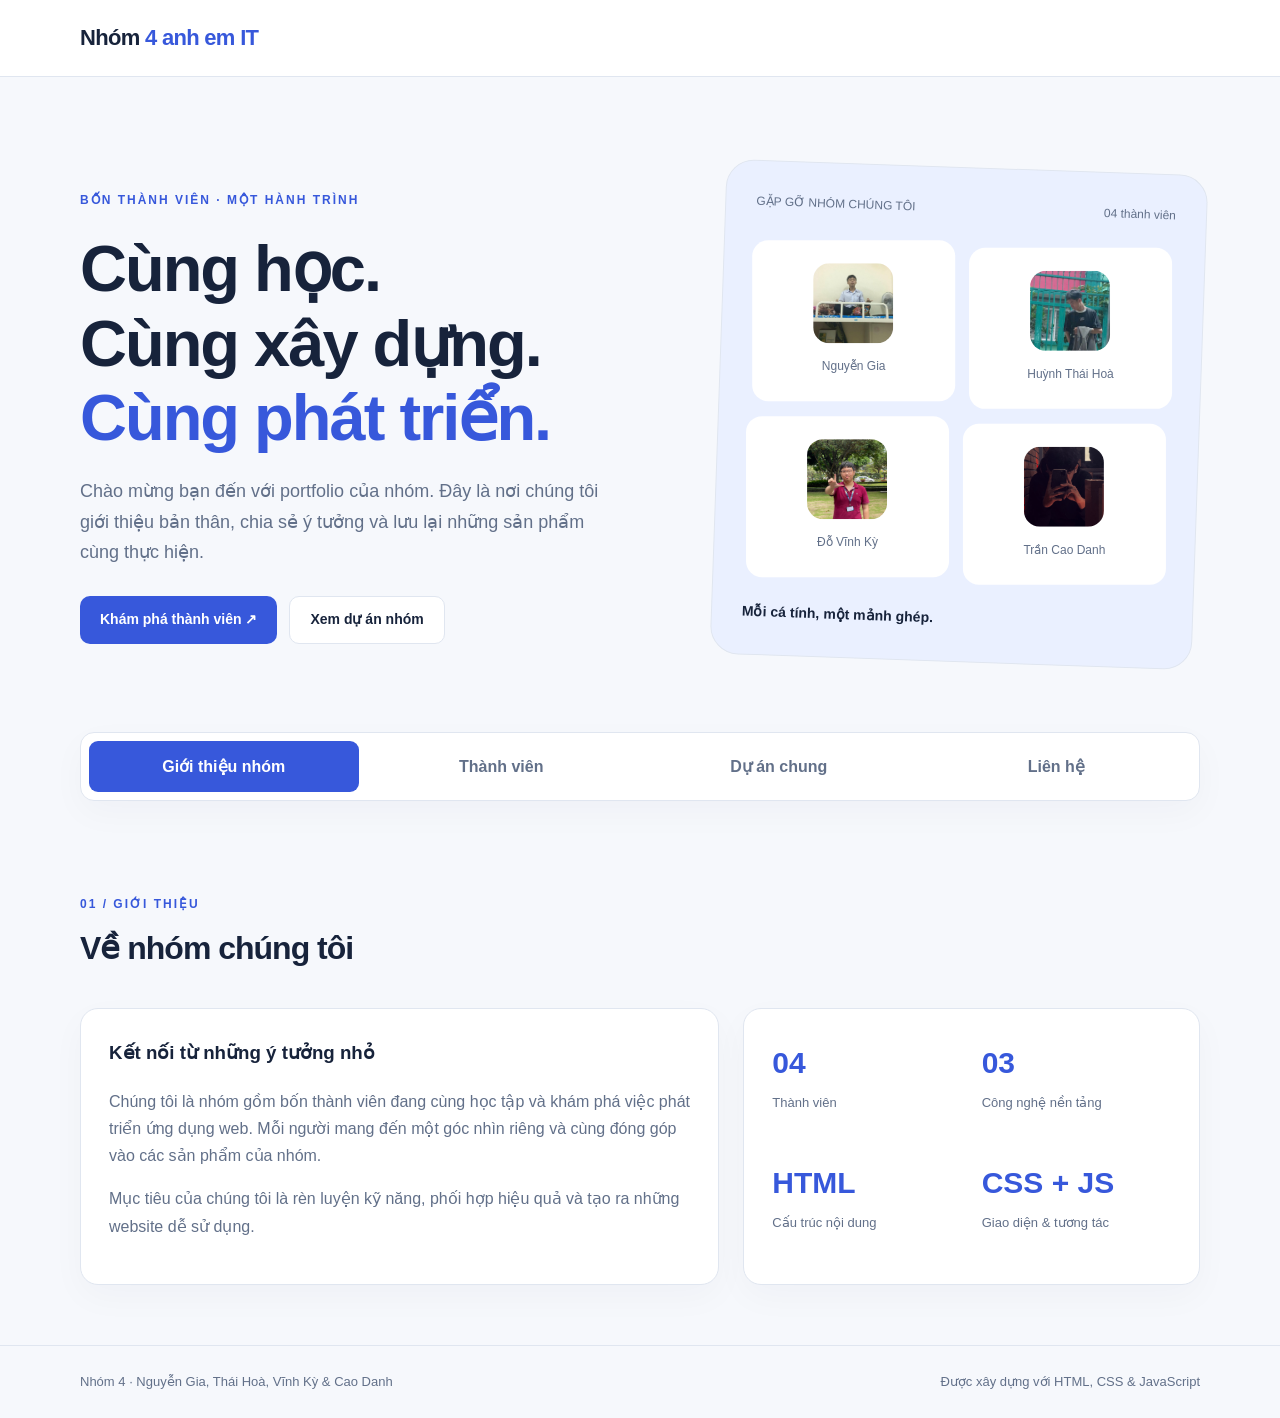
<file: index.html>
<!DOCTYPE html>
<html lang="vi">
<head>
  <meta charset="UTF-8">
  <meta name="viewport" content="width=device-width, initial-scale=1.0">
  <meta name="description" content="Portfolio nhóm gồm Nguyễn Gia, Huỳnh Thái Hoà, Đỗ Vĩnh Kỳ và Trần Cao Danh.">
  <title>Portfolio nhóm | Cùng học, cùng xây dựng</title>
  <link rel="stylesheet" href="css/style.css">
  <link rel="stylesheet" href="css/group-tabs.css">
  <script src="js/main.js" defer></script>
</head>
<body>
  <a class="skip-link" href="#main">Đến nội dung chính</a>
  <header><nav class="container nav" aria-label="Điều hướng chính">
    <!-- Đổi tên nhóm ở đây và trên các trang thành viên. -->
    <a class="brand" href="index.html">Nhóm<span> 4 anh em IT</span></a>
  </nav></header>
  <main id="main">
    <section class="container hero" aria-labelledby="hero-title">
      <div><span class="eyebrow">Bốn thành viên · Một hành trình</span><h1 id="hero-title">Cùng học.<br>Cùng xây dựng.<br><span>Cùng phát triển.</span></h1><p>Chào mừng bạn đến với portfolio của nhóm. Đây là nơi chúng tôi giới thiệu bản thân, chia sẻ ý tưởng và lưu lại những sản phẩm cùng thực hiện.</p><div class="actions"><a class="button" href="#members">Khám phá thành viên ↗</a><a class="button secondary" href="#projects">Xem dự án nhóm</a></div></div>
      <div class="hero-art" aria-label="Bốn thành viên trong nhóm"><div class="art-top"><span>GẶP GỠ NHÓM CHÚNG TÔI</span><span>04 thành viên</span></div><div class="avatar-grid"><div class="avatar-tile"><img src="assets/24127357.jpg" alt="Ảnh đại diện Nguyễn Gia" width="80" height="80"><span>Nguyễn Gia</span></div><div class="avatar-tile"><img src="assets/24127374.jpg" alt="Ảnh đại diện Huỳnh Thái Hoà" width="80" height="80"><span>Huỳnh Thái Hoà</span></div><div class="avatar-tile"><img src="assets/24127434.jpg" alt="Ảnh đại diện Đỗ Vĩnh Kỳ" width="80" height="80"><span>Đỗ Vĩnh Kỳ</span></div><div class="avatar-tile"><img src="assets/24127341.jpg" alt="Ảnh đại diện Trần Cao Danh" width="80" height="80"><span>Trần Cao Danh</span></div></div><div class="art-bottom">Mỗi cá tính, một mảnh ghép.</div></div>
    </section>
    <section class="container group-tabs" aria-label="Nội dung về nhóm"><div class="group-tab-list" role="tablist" aria-label="Các mục giới thiệu nhóm"><button id="tab-about" role="tab" aria-selected="true" aria-controls="about" tabindex="0">Giới thiệu nhóm</button><button id="tab-members" role="tab" aria-selected="false" aria-controls="members" tabindex="-1">Thành viên</button><button id="tab-projects" role="tab" aria-selected="false" aria-controls="projects" tabindex="-1">Dự án chung</button><button id="tab-contact" role="tab" aria-selected="false" aria-controls="contact" tabindex="-1">Liên hệ</button></div></section>
    <section class="container section group-panel" id="about" role="tabpanel" aria-labelledby="tab-about" tabindex="0"><div class="section-heading"><div><span class="eyebrow">01 / Giới thiệu</span><h2>Về nhóm chúng tôi</h2></div></div><div class="about-grid"><div class="panel"><h3>Kết nối từ những ý tưởng nhỏ</h3><p>Chúng tôi là nhóm gồm bốn thành viên đang cùng học tập và khám phá việc phát triển ứng dụng web. Mỗi người mang đến một góc nhìn riêng và cùng đóng góp vào các sản phẩm của nhóm.</p><p><!-- TODO: Thay bằng mục tiêu và câu chuyện thật của nhóm. -->Mục tiêu của chúng tôi là rèn luyện kỹ năng, phối hợp hiệu quả và tạo ra những website dễ sử dụng.</p></div><div class="panel facts"><div class="fact"><strong>04</strong><span>Thành viên</span></div><div class="fact"><strong>03</strong><span>Công nghệ nền tảng</span></div><div class="fact"><strong>HTML</strong><span>Cấu trúc nội dung</span></div><div class="fact"><strong>CSS + JS</strong><span>Giao diện & tương tác</span></div></div></div></section>
    <section class="container section group-panel" id="members" role="tabpanel" aria-labelledby="tab-members" tabindex="0"><div class="section-heading"><div><span class="eyebrow">02 / Thành viên</span><h2>Những mảnh ghép của nhóm</h2></div><p>Tìm hiểu về từng thành viên, sở thích và những điều mỗi người đang theo đuổi.</p></div><div class="members-grid">
      <article class="member-card"><div class="avatar member-avatar"><img src="assets/24127357.jpg" alt="Ảnh đại diện Nguyễn Gia" width="68" height="68"></div><h3>Nguyễn Gia</h3><span class="student-id">MSSV · 24127357</span><p>Giới thiệu, kỹ năng và những dự án cá nhân của Nguyễn Gia.</p><a class="text-link" href="members/24127357.html">Khám phá Nguyễn Gia →</a></article>
      <article class="member-card"><div class="avatar member-avatar"><img src="assets/24127374.jpg" alt="Ảnh đại diện Huỳnh Thái Hoà" width="68" height="68"></div><h3>Huỳnh Thái Hoà</h3><span class="student-id">MSSV · 24127374</span><p>Giới thiệu, kỹ năng và những dự án cá nhân của Huỳnh Thái Hoà.</p><a class="text-link" href="members/24127374.html">Khám phá Thái Hoà →</a></article>
      <article class="member-card"><div class="avatar member-avatar"><img src="assets/24127434.jpg" alt="Ảnh đại diện Đỗ Vĩnh Kỳ" width="68" height="68"></div><h3>Đỗ Vĩnh Kỳ</h3><span class="student-id">MSSV · 24127434</span><p>Giới thiệu, kỹ năng và những dự án cá nhân của Đỗ Vĩnh Kỳ.</p><a class="text-link" href="members/24127434.html">Khám phá Vĩnh Kỳ →</a></article>
      <article class="member-card"><div class="avatar member-avatar"><img src="assets/24127341.jpg" alt="Ảnh đại diện Trần Cao Danh" width="68" height="68"></div><h3>Trần Cao Danh</h3><span class="student-id">MSSV · 24127341</span><p>Giới thiệu, kỹ năng và những dự án cá nhân của Trần Cao Danh.</p><a class="text-link" href="members/24127341.html">Khám phá Cao Danh →</a></article>
    </div></section>
    <section class="container section group-panel" id="projects" role="tabpanel" aria-labelledby="tab-projects" tabindex="0">
      <div class="section-heading"><div><span class="eyebrow">03 / Sản phẩm</span><h2>Dự án chung</h2></div><p>Ba ý tưởng dự án minh họa của nhóm 4 anh em IT.</p></div>
      <div class="project-grid">
        <article class="project-card">
          <div class="project-placeholder" aria-hidden="true">StudyMate</div>
          <h3>StudyMate — Quản lý học tập</h3>
          <p>Ứng dụng giúp sinh viên sắp xếp lịch học, ghi chú môn học và theo dõi deadline bài tập trong một giao diện gọn gàng.</p>
          <p>Tính năng: tạo công việc, lọc theo môn học, đánh dấu hoàn thành và lưu dữ liệu trên trình duyệt.</p>
          <div><span class="tag">HTML</span><span class="tag">CSS</span><span class="tag">JavaScript</span><span class="tag">LocalStorage</span></div>
        </article>
        <article class="project-card">
          <div class="project-placeholder" aria-hidden="true">BookNest</div>
          <h3>BookNest — Thư viện sách trực tuyến</h3>
          <p>Website giới thiệu và tra cứu sách dành cho sinh viên, giúp tìm tài liệu học tập theo tên sách, tác giả hoặc thể loại.</p>
          <p>Tính năng: tìm kiếm sách, lọc danh mục, xem thông tin chi tiết và lưu danh sách yêu thích.</p>
          <div><span class="tag">HTML</span><span class="tag">CSS</span><span class="tag">JavaScript</span><span class="tag">JSON</span></div>
        </article>
        <article class="project-card">
          <div class="project-placeholder" aria-hidden="true">CampusBites</div>
          <h3>CampusBites — Khám phá quán ăn</h3>
          <p>Website tổng hợp các quán ăn quanh trường, hỗ trợ sinh viên lựa chọn địa điểm phù hợp với ngân sách và sở thích.</p>
          <p>Tính năng: lọc theo mức giá, tìm theo món ăn, xem địa chỉ và lưu những quán muốn ghé.</p>
          <div><span class="tag">HTML</span><span class="tag">CSS</span><span class="tag">JavaScript</span><span class="tag">Responsive</span></div>
        </article>
      </div>
    </section>
    <section class="container section group-panel" id="contact" role="tabpanel" aria-labelledby="tab-contact" tabindex="0">
      <div class="section-heading"><div><span class="eyebrow">04 / Kết nối</span><h2>Liên hệ với nhóm</h2></div></div>
      <div class="panel contact-panel">
        <div>
          <h3>4 anh em IT</h3>
          <p>Cùng trao đổi ý tưởng, học hỏi và xây dựng những sản phẩm web sáng tạo.</p>
          <p><strong>Email nhóm:</strong> <a class="text-link" href="mailto:contact@4anhem-it.example">contact@4anhem-it.example</a><br><strong>Địa chỉ:</strong> Phòng F305 trường Đại học Khoa học tự nhiên<br><strong>Thời gian liên hệ:</strong> Thứ Hai – Thứ Sáu, 09:00 – 17:00</p>
        </div>
        <a class="button" href="mailto:contact@4anhem-it.example">Gửi email cho nhóm ↗</a>
      </div>
    </section>
  </main>
  <footer><div class="container footer-inner"><span>Nhóm 4 · Nguyễn Gia, Thái Hoà, Vĩnh Kỳ & Cao Danh</span><span>Được xây dựng với HTML, CSS & JavaScript</span></div></footer>
</body>
</html>
</file>
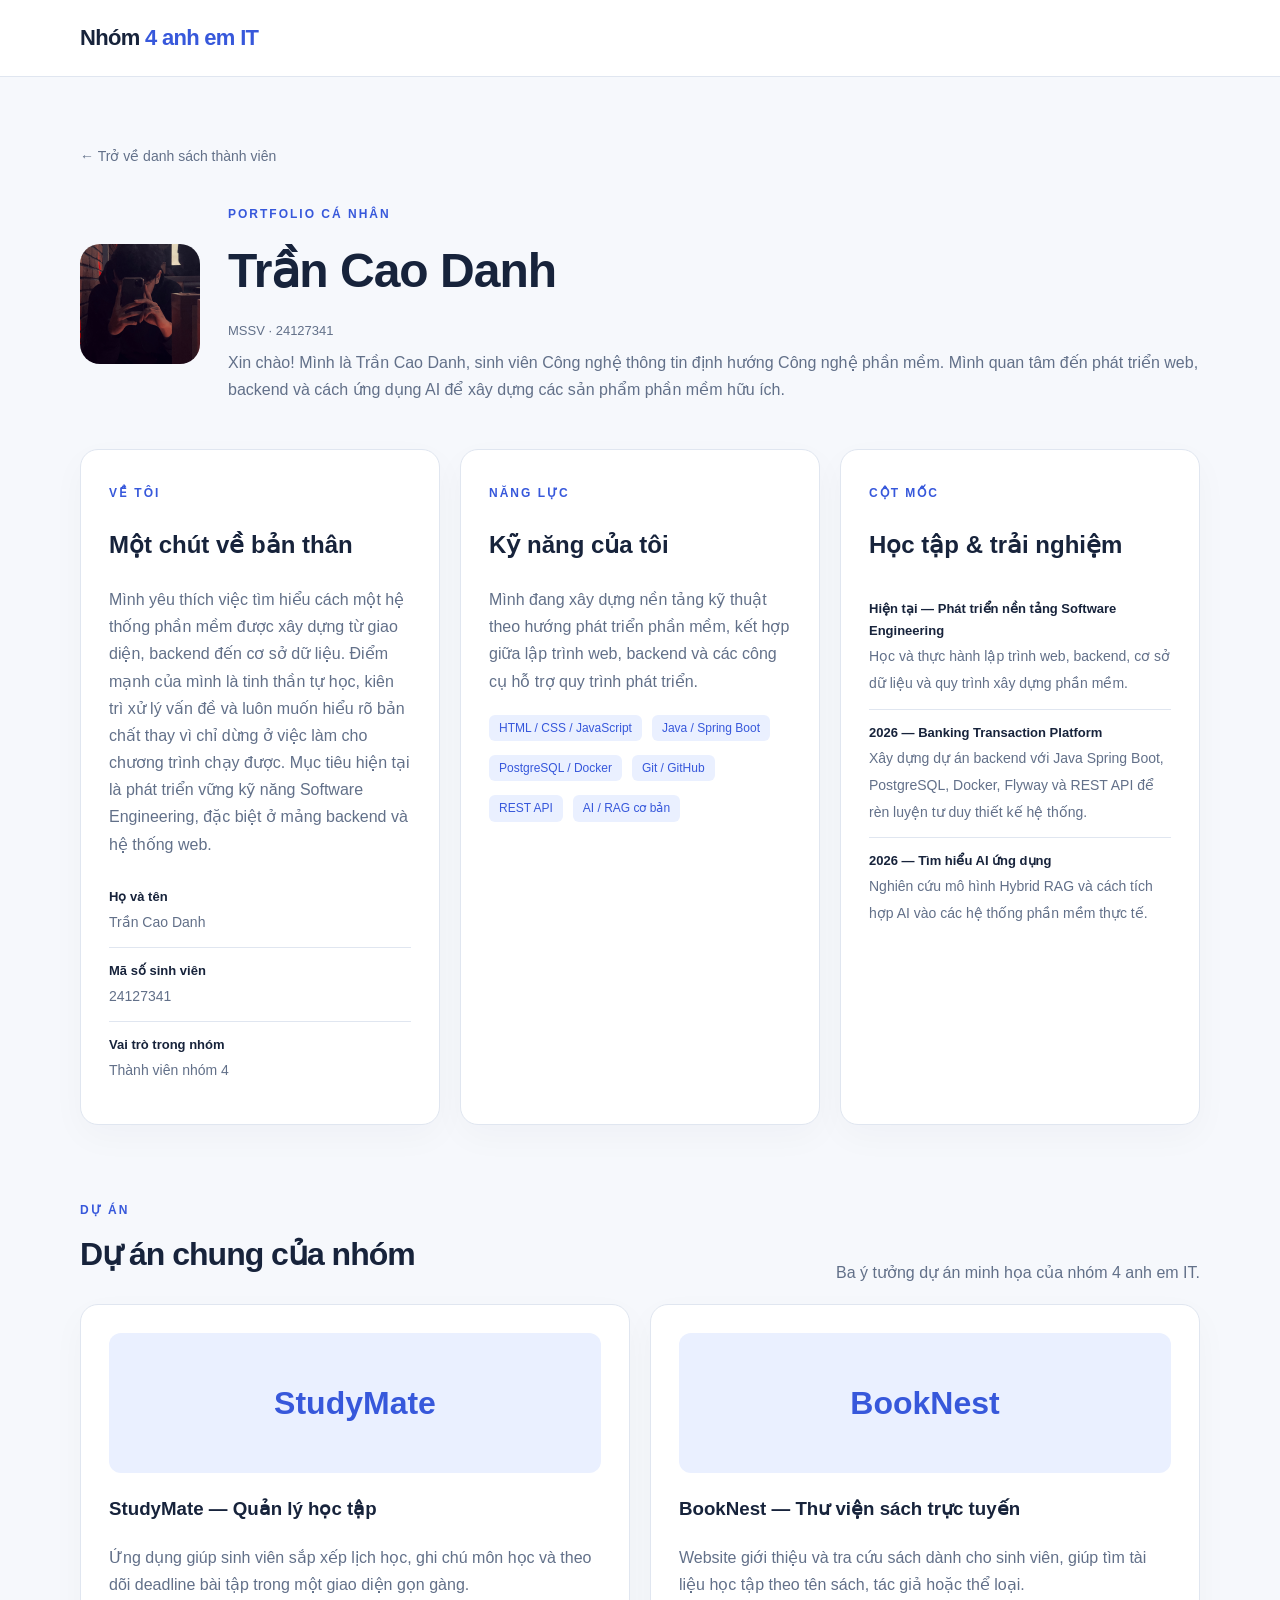
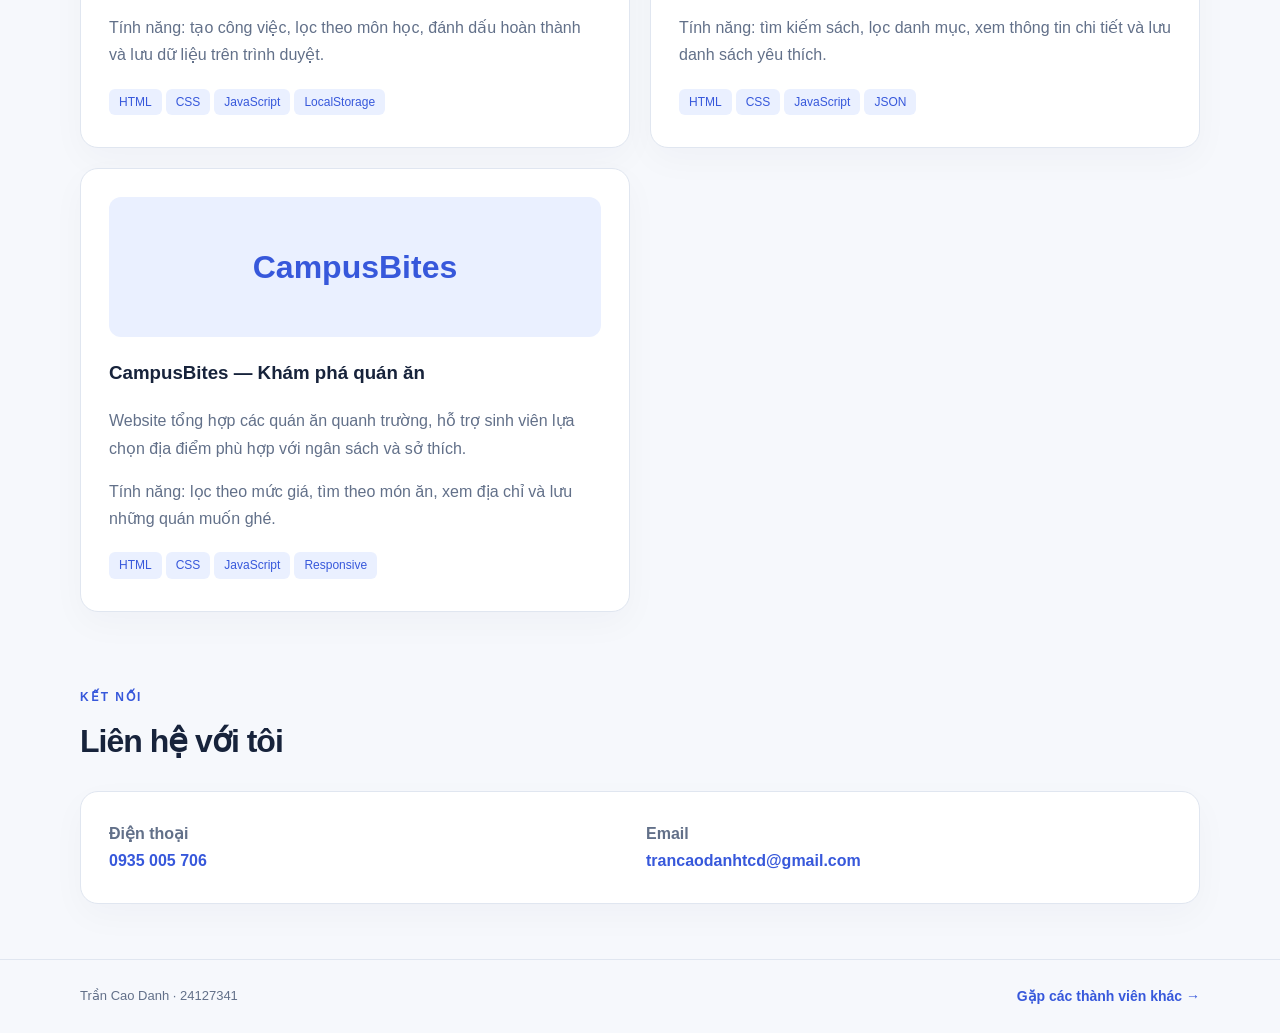
<file: members/24127341.html>
<!DOCTYPE html>
<html lang="vi">
<head>
  <meta charset="UTF-8">
  <meta name="viewport" content="width=device-width, initial-scale=1.0">
  <meta name="description" content="Portfolio của Trần Cao Danh — thành viên nhóm 4.">
  <title>Trần Cao Danh | Portfolio cá nhân</title>
  <link rel="stylesheet" href="../css/style.css">
  <link rel="stylesheet" href="../css/member-tabs.css">
  <script src="../js/main.js" defer></script>
</head>
<body>
  <a class="skip-link" href="#main">Đến nội dung chính</a>
  <header><nav class="container nav" aria-label="Điều hướng chính">
    <a class="brand" href="../index.html">Nhóm<span> 4 anh em IT</span></a>
  </nav></header>
  <main class="container" id="main">
    <section class="profile-hero" aria-labelledby="profile-title">
      <a class="back-link" href="../index.html#members">← Trở về danh sách thành viên</a>
      <div class="profile-intro">
        <div class="avatar profile-avatar">
          <img src="../assets/24127341.jpg" alt="Ảnh đại diện Trần Cao Danh" width="120" height="120">
        </div>
        <div><span class="eyebrow">Portfolio cá nhân</span><h1 id="profile-title">Trần Cao Danh</h1><span class="student-id">MSSV · 24127341</span><p>Xin chào! Mình là Trần Cao Danh, sinh viên Công nghệ thông tin định hướng Công nghệ phần mềm. Mình quan tâm đến phát triển web, backend và cách ứng dụng AI để xây dựng các sản phẩm phần mềm hữu ích.</p></div>
      </div>
    </section>
    <section class="member-details" aria-label="Thông tin của Trần Cao Danh">
      <div class="member-detail-grid">
        <section class="panel" id="about">
          <span class="eyebrow">Về tôi</span><h2>Một chút về bản thân</h2>
          <p>Mình yêu thích việc tìm hiểu cách một hệ thống phần mềm được xây dựng từ giao diện, backend đến cơ sở dữ liệu. Điểm mạnh của mình là tinh thần tự học, kiên trì xử lý vấn đề và luôn muốn hiểu rõ bản chất thay vì chỉ dừng ở việc làm cho chương trình chạy được. Mục tiêu hiện tại là phát triển vững kỹ năng Software Engineering, đặc biệt ở mảng backend và hệ thống web.</p>
          <ul class="detail-list"><li><strong>Họ và tên</strong><span>Trần Cao Danh</span></li><li><strong>Mã số sinh viên</strong><span>24127341</span></li><li><strong>Vai trò trong nhóm</strong><span>Thành viên nhóm 4</span></li></ul>
        </section>
        <section class="panel" id="skills">
          <span class="eyebrow">Năng lực</span><h2>Kỹ năng của tôi</h2>
          <p>Mình đang xây dựng nền tảng kỹ thuật theo hướng phát triển phần mềm, kết hợp giữa lập trình web, backend và các công cụ hỗ trợ quy trình phát triển.</p>
          <div class="skill-list"><span class="tag">HTML / CSS / JavaScript</span><span class="tag">Java / Spring Boot</span><span class="tag">PostgreSQL / Docker</span><span class="tag">Git / GitHub</span><span class="tag">REST API</span><span class="tag">AI / RAG cơ bản</span></div>
        </section>
        <section class="panel" id="journey">
          <span class="eyebrow">Cột mốc</span><h2>Học tập & trải nghiệm</h2>
          <ul class="detail-list"><li><strong>Hiện tại — Phát triển nền tảng Software Engineering</strong><span>Học và thực hành lập trình web, backend, cơ sở dữ liệu và quy trình xây dựng phần mềm.</span></li><li><strong>2026 — Banking Transaction Platform</strong><span>Xây dựng dự án backend với Java Spring Boot, PostgreSQL, Docker, Flyway và REST API để rèn luyện tư duy thiết kế hệ thống.</span></li><li><strong>2026 — Tìm hiểu AI ứng dụng</strong><span>Nghiên cứu mô hình Hybrid RAG và cách tích hợp AI vào các hệ thống phần mềm thực tế.</span></li></ul>
        </section>
      </div>
    </section>

    <section class="profile-section" id="projects">
      <div class="section-heading"><div><span class="eyebrow">Dự án</span><h2>Dự án chung của nhóm</h2></div><p>Ba ý tưởng dự án minh họa của nhóm 4 anh em IT.</p></div>
      <div class="project-grid">
        <article class="project-card">
          <div class="project-placeholder" aria-hidden="true">StudyMate</div>
          <h3>StudyMate — Quản lý học tập</h3>
          <p>Ứng dụng giúp sinh viên sắp xếp lịch học, ghi chú môn học và theo dõi deadline bài tập trong một giao diện gọn gàng.</p>
          <p>Tính năng: tạo công việc, lọc theo môn học, đánh dấu hoàn thành và lưu dữ liệu trên trình duyệt.</p>
          <div><span class="tag">HTML</span><span class="tag">CSS</span><span class="tag">JavaScript</span><span class="tag">LocalStorage</span></div>
        </article>
        <article class="project-card">
          <div class="project-placeholder" aria-hidden="true">BookNest</div>
          <h3>BookNest — Thư viện sách trực tuyến</h3>
          <p>Website giới thiệu và tra cứu sách dành cho sinh viên, giúp tìm tài liệu học tập theo tên sách, tác giả hoặc thể loại.</p>
          <p>Tính năng: tìm kiếm sách, lọc danh mục, xem thông tin chi tiết và lưu danh sách yêu thích.</p>
          <div><span class="tag">HTML</span><span class="tag">CSS</span><span class="tag">JavaScript</span><span class="tag">JSON</span></div>
        </article>
        <article class="project-card">
          <div class="project-placeholder" aria-hidden="true">CampusBites</div>
          <h3>CampusBites — Khám phá quán ăn</h3>
          <p>Website tổng hợp các quán ăn quanh trường, hỗ trợ sinh viên lựa chọn địa điểm phù hợp với ngân sách và sở thích.</p>
          <p>Tính năng: lọc theo mức giá, tìm theo món ăn, xem địa chỉ và lưu những quán muốn ghé.</p>
          <div><span class="tag">HTML</span><span class="tag">CSS</span><span class="tag">JavaScript</span><span class="tag">Responsive</span></div>
        </article>
      </div>
    </section>

    <section class="profile-section" id="contact">
      <div class="section-heading"><div><span class="eyebrow">Kết nối</span><h2>Liên hệ với tôi</h2></div></div>
      <div class="panel contact-list">
        <!-- TODO: Thay bằng thông tin liên hệ muốn công khai. -->
        <p><strong>Điện thoại</strong><br><a data-contact="phone" href="tel:0935005706">0935 005 706</a></p>
        <p><strong>Email</strong><br><a data-contact="email" href="mailto:trancaodanhtcd@gmail.com">trancaodanhtcd@gmail.com</a></p>
      </div>
    </section>
  </main>
  <footer><div class="container footer-inner"><span>Trần Cao Danh · 24127341</span><a class="text-link" href="../index.html#members">Gặp các thành viên khác →</a></div></footer>
</body>
</html>
</file>
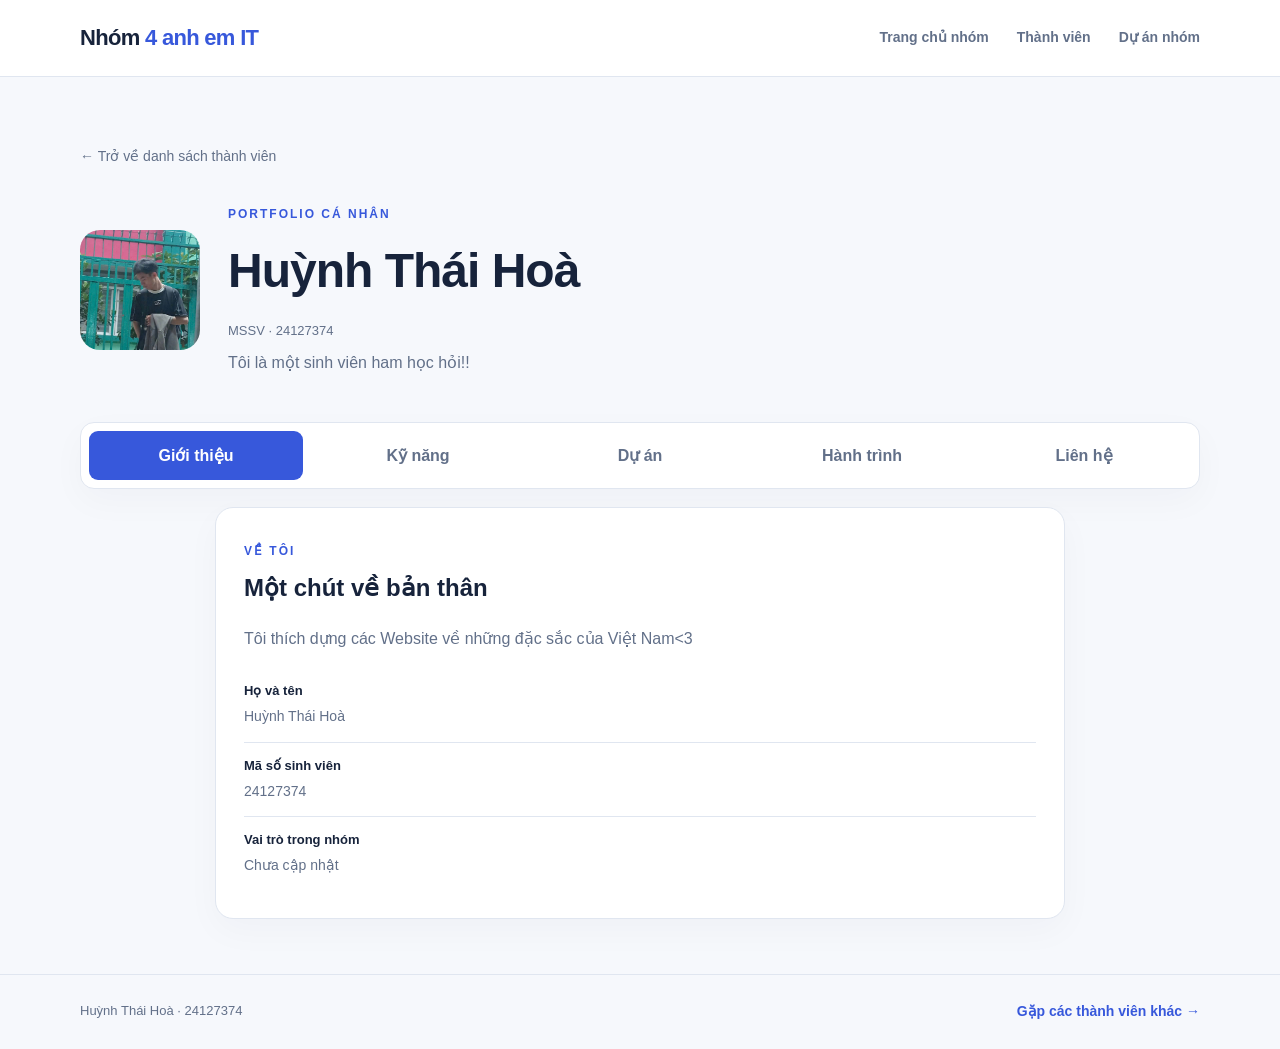
<file: members/24127374.html>
﻿<!DOCTYPE html>
<html lang="vi">
<head>
  <meta charset="UTF-8">
  <meta name="viewport" content="width=device-width, initial-scale=1.0">
  <meta name="description" content="Portfolio của Huỳnh Thái Hoà — thành viên Nhóm 4 anh em IT.">
  <title>Huỳnh Thái Hoà | Portfolio cá nhân</title>
  <link rel="stylesheet" href="../css/style.css">
  <link rel="stylesheet" href="../css/member-tabs.css">
  <script src="../js/main.js" defer></script>
  <noscript><style>@media(max-width:680px){.nav-links{display:flex}}</style></noscript>
</head>
<body>
  <a class="skip-link" href="#main">Đến nội dung chính</a>
  <header><nav class="container nav" aria-label="Điều hướng chính">
    <a class="brand" href="../index.html">Nhóm<span> 4 anh em IT</span></a>
    <button class="menu-toggle" hidden aria-expanded="false" aria-controls="navigation">Menu</button>
    <div class="nav-links" id="navigation"><a href="../index.html">Trang chủ nhóm</a><a href="../index.html#members">Thành viên</a><a href="../index.html#projects">Dự án nhóm</a></div>
  </nav></header>
  <main class="container" id="main">
    <section class="profile-hero" aria-labelledby="profile-title">
      <a class="back-link" href="../index.html#members">← Trở về danh sách thành viên</a>
      <div class="profile-intro">
        <div class="avatar profile-avatar">
          <img src="../assets/24127374.jpg" alt="Ảnh đại diện Huỳnh Thái Hoà" width="120" height="120">
        </div>
        <div><span class="eyebrow">Portfolio cá nhân</span><h1 id="profile-title">Huỳnh Thái Hoà</h1><span class="student-id">MSSV · 24127374</span><p>Tôi là một sinh viên ham học hỏi!!</p></div>
      </div>
    </section>
    <section class="profile-tabs" aria-label="Thông tin của Huỳnh Thái Hoà">
      <div class="tab-list" role="tablist" aria-label="Các mục portfolio">
        <button id="tab-about" role="tab" aria-selected="true" aria-controls="about" tabindex="0">Giới thiệu</button>
        <button id="tab-skills" role="tab" aria-selected="false" aria-controls="skills" tabindex="-1">Kỹ năng</button>
        <button id="tab-projects" role="tab" aria-selected="false" aria-controls="projects" tabindex="-1">Dự án</button>
        <button id="tab-journey" role="tab" aria-selected="false" aria-controls="journey" tabindex="-1">Hành trình</button>
        <button id="tab-contact" role="tab" aria-selected="false" aria-controls="contact" tabindex="-1">Liên hệ</button>
      </div>
      <div class="tab-panels">
        <section class="tab-panel panel" id="about" role="tabpanel" aria-labelledby="tab-about" tabindex="0">
          <span class="eyebrow">Về tôi</span><h2>Một chút về bản thân</h2>
          <p>Tôi thích dựng các Website về những đặc sắc của Việt Nam<3</p>
          <ul class="detail-list"><li><strong>Họ và tên</strong><span>Huỳnh Thái Hoà</span></li><li><strong>Mã số sinh viên</strong><span>24127374</span></li><li><strong>Vai trò trong nhóm</strong><span>Chưa cập nhật</span></li></ul>
        </section>
        <section class="tab-panel panel" id="skills" role="tabpanel" aria-labelledby="tab-skills" tabindex="0">
          <span class="eyebrow">Năng lực</span><h2>Kỹ năng của tôi</h2>
          <p>Tôi đang học hỏi và phát triển các kỹ năng phục vụ việc xây dựng website.</p>
          <div class="skill-list"><span class="tag">Quản lý mã nguồn & Git Workflow</span><span class="tag">Prompt Engineering</span></div>
        </section>
        <section class="tab-panel panel" id="projects" role="tabpanel" aria-labelledby="tab-projects" tabindex="0">
          <span class="eyebrow">Sản phẩm</span><h2>Dự án cá nhân</h2>
        <article class="profile-project"><h3>Smart File Organizer</h3><p>Phân loại các loại file, làm gọn thư mục</p><span class="tag">Python</span><p><a href="https://github.com/Woawynk/Smart_File_Organizer" target="_blank" rel="noopener noreferrer">🔗 Demo / GitHub</a></p></article>
        </section>
        <section class="tab-panel panel" id="journey" role="tabpanel" aria-labelledby="tab-journey" tabindex="0">
          <span class="eyebrow">Cột mốc</span><h2>Học tập &amp; trải nghiệm</h2>
          <ul class="detail-list"><li><strong>Thời gian — chưa cập nhật</strong><span>Một dấu mốc học tập hoặc hoạt động đáng nhớ.</span></li><li><strong>Thời gian — chưa cập nhật</strong><span>Một trải nghiệm, thành tích hoặc dự án đã thực hiện.</span></li></ul>
        </section>
        <section class="tab-panel panel" id="contact" role="tabpanel" aria-labelledby="tab-contact" tabindex="0">
          <span class="eyebrow">Kết nối</span><h2>Liên hệ với tôi</h2>
          <div class="contact-list"><p><strong>Email</strong><br><a href="mailto:hthoa2434@clc.fitus.edu.vn">hthoa2434@clc.fitus.edu.vn</a></p><p><strong>GitHub</strong><br><a href="https://github.com/Woawynk" target="_blank" rel="noopener noreferrer">https://github.com/Woawynk</a></p><p><strong>Mạng xã hội</strong><br><a href="https://www.facebook.com/share/1DNPWVFXTq/" target="_blank" rel="noopener noreferrer">https://www.facebook.com/share/1DNPWVFXTq/</a></p></div>
        </section>
      </div>
    </section>
  </main>
  <footer><div class="container footer-inner"><span>Huỳnh Thái Hoà · 24127374</span><a class="text-link" href="../index.html#members">Gặp các thành viên khác →</a></div></footer>
</body>
</html>
</file>
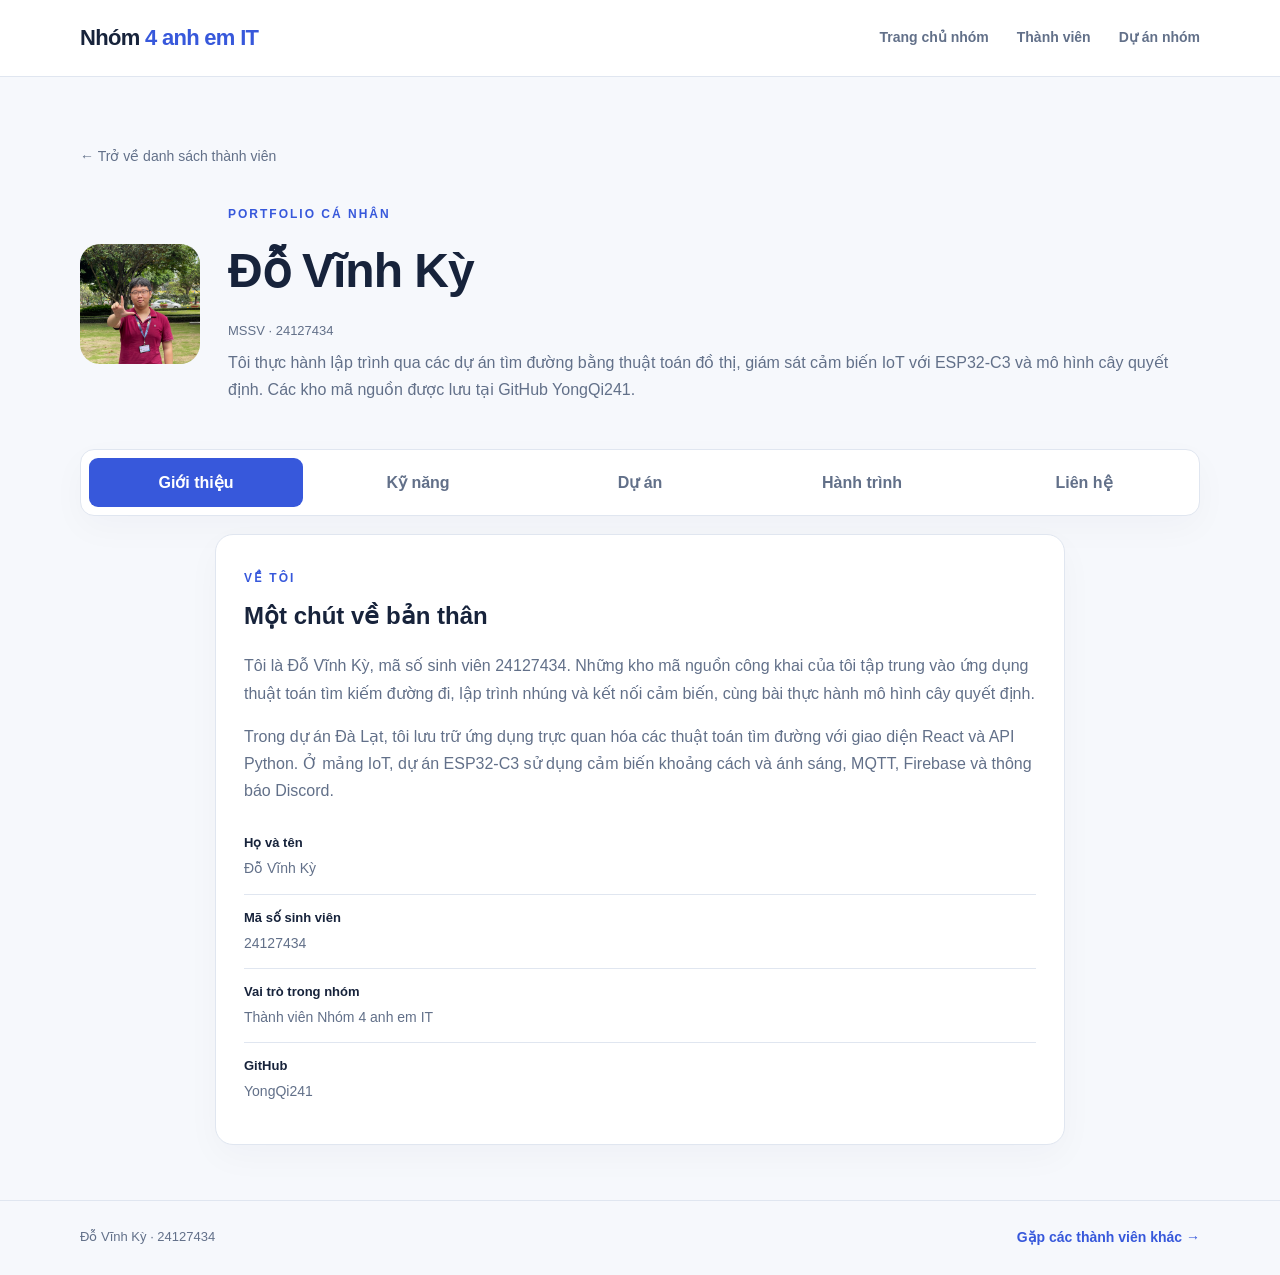
<file: members/24127434.html>
﻿<!DOCTYPE html>
<html lang="vi">
<head>
  <meta charset="UTF-8">
  <meta name="viewport" content="width=device-width, initial-scale=1.0">
  <meta name="description" content="Portfolio Đỗ Vĩnh Kỳ (MSSV 24127434): dự án tìm đường trên đồ thị, IoT ESP32-C3, mô hình Decision Tree và mã nguồn trên GitHub.">
  <title>Đỗ Vĩnh Kỳ | Portfolio cá nhân</title>
  <link rel="stylesheet" href="../css/style.css">
  <link rel="stylesheet" href="../css/member-tabs.css">
  <script src="../js/main.js" defer></script>
  <noscript><style>@media(max-width:680px){.nav-links{display:flex}}</style></noscript>
</head>
<body>
  <a class="skip-link" href="#main">Đến nội dung chính</a>
  <header><nav class="container nav" aria-label="Điều hướng chính">
    <a class="brand" href="../index.html">Nhóm<span> 4 anh em IT</span></a>
    <button class="menu-toggle" hidden aria-expanded="false" aria-controls="navigation">Menu</button>
    <div class="nav-links" id="navigation"><a href="../index.html">Trang chủ nhóm</a><a href="../index.html#members">Thành viên</a><a href="../index.html#projects">Dự án nhóm</a></div>
  </nav></header>
  <main class="container" id="main">
    <section class="profile-hero" aria-labelledby="profile-title">
      <a class="back-link" href="../index.html#members">← Trở về danh sách thành viên</a>
      <div class="profile-intro">
        <div class="avatar profile-avatar">
          <img src="../assets/24127434.jpg" alt="Ảnh đại diện Đỗ Vĩnh Kỳ" width="120" height="120">
        </div>
        <div><span class="eyebrow">Portfolio cá nhân</span><h1 id="profile-title">Đỗ Vĩnh Kỳ</h1><span class="student-id">MSSV · 24127434</span><p>Tôi thực hành lập trình qua các dự án tìm đường bằng thuật toán đồ thị, giám sát cảm biến IoT với ESP32-C3 và mô hình cây quyết định. Các kho mã nguồn được lưu tại GitHub YongQi241.</p></div>
      </div>
    </section>
    <section class="profile-tabs" aria-label="Thông tin của Đỗ Vĩnh Kỳ">
      <div class="tab-list" role="tablist" aria-label="Các mục portfolio">
        <button id="tab-about" role="tab" aria-selected="true" aria-controls="about" tabindex="0">Giới thiệu</button>
        <button id="tab-skills" role="tab" aria-selected="false" aria-controls="skills" tabindex="-1">Kỹ năng</button>
        <button id="tab-projects" role="tab" aria-selected="false" aria-controls="projects" tabindex="-1">Dự án</button>
        <button id="tab-journey" role="tab" aria-selected="false" aria-controls="journey" tabindex="-1">Hành trình</button>
        <button id="tab-contact" role="tab" aria-selected="false" aria-controls="contact" tabindex="-1">Liên hệ</button>
      </div>
      <div class="tab-panels">
        <section class="tab-panel panel" id="about" role="tabpanel" aria-labelledby="tab-about" tabindex="0">
          <span class="eyebrow">Về tôi</span><h2>Một chút về bản thân</h2>
          <p>Tôi là Đỗ Vĩnh Kỳ, mã số sinh viên 24127434. Những kho mã nguồn công khai của tôi tập trung vào ứng dụng thuật toán tìm kiếm đường đi, lập trình nhúng và kết nối cảm biến, cùng bài thực hành mô hình cây quyết định.</p>
          <p>Trong dự án Đà Lạt, tôi lưu trữ ứng dụng trực quan hóa các thuật toán tìm đường với giao diện React và API Python. Ở mảng IoT, dự án ESP32-C3 sử dụng cảm biến khoảng cách và ánh sáng, MQTT, Firebase và thông báo Discord.</p>
          <ul class="detail-list"><li><strong>Họ và tên</strong><span>Đỗ Vĩnh Kỳ</span></li><li><strong>Mã số sinh viên</strong><span>24127434</span></li><li><strong>Vai trò trong nhóm</strong><span>Thành viên Nhóm 4 anh em IT</span></li><li><strong>GitHub</strong><span>YongQi241</span></li></ul>
        </section>
        <section class="tab-panel panel" id="skills" role="tabpanel" aria-labelledby="tab-skills" tabindex="0">
          <span class="eyebrow">Năng lực</span><h2>Kỹ năng của tôi</h2>
          <p>Các ngôn ngữ, công cụ và kỹ thuật xuất hiện trong những kho mã nguồn GitHub của tôi:</p>
          <div class="skill-list">
            <span class="tag">Python</span><span class="tag">JavaScript</span><span class="tag">React</span><span class="tag">C++</span>
            <span class="tag">Jupyter Notebook</span><span class="tag">Decision Tree</span><span class="tag">Thuật toán tìm đường</span>
            <span class="tag">NetworkX</span><span class="tag">HTTP/JSON API</span><span class="tag">Vite</span>
            <span class="tag">ESP32-C3</span><span class="tag">PlatformIO</span><span class="tag">MQTT</span>
            <span class="tag">Firebase Realtime Database</span><span class="tag">Discord Webhook</span>
          </div>
        </section>
        <section class="tab-panel panel" id="projects" role="tabpanel" aria-labelledby="tab-projects" tabindex="0">
          <span class="eyebrow">Sản phẩm</span><h2>Dự án cá nhân</h2>
          <article class="profile-project">
            <h3>AIPRO-Route_DaLat — Trực quan hóa tìm đường ở Đà Lạt</h3>
            <p>Ứng dụng tìm đường trên mạng lưới đường phố Đà Lạt mô phỏng. Giao diện React gửi yêu cầu tới API Python; các thuật toán BFS, DFS, UCS, Dijkstra, A*, Greedy, Hill Climbing, Nearest Neighbor và Brute-Force TSP được dùng để tìm kiếm và phát lại tiến trình trên đồ thị.</p>
            <span class="tag">React · JavaScript · Python · NetworkX</span>
            <p><a class="text-link" href="https://github.com/YongQi241/AIPRO-Route_DaLat" target="_blank" rel="noopener noreferrer">Xem mã nguồn trên GitHub →</a></p>
          </article>
          <article class="profile-project">
            <h3>LocalhostESP32C3 — Giám sát khoảng cách và ánh sáng</h3>
            <p>Dự án sử dụng Seeed Studio XIAO ESP32-C3, cảm biến VL53L1X và TEMT6000. Thiết bị gửi dữ liệu qua MQTT, ghi lịch sử trạng thái lên Firebase, thông báo thay đổi qua Discord và dùng deep sleep để giảm tiêu thụ điện năng; có cấu hình mô phỏng Wokwi.</p>
            <span class="tag">C++ · ESP32-C3 · PlatformIO · MQTT · Firebase</span>
            <p><a class="text-link" href="https://github.com/YongQi241/LocalhostESP32C3" target="_blank" rel="noopener noreferrer">Xem mã nguồn trên GitHub →</a></p>
          </article>
          <article class="profile-project">
            <h3>DecisionTreeModelling — Bài thực hành cây quyết định</h3>
            <p>Kho lưu trữ tài liệu thực hành về mô hình Decision Tree, gồm Jupyter Notebook <code>Decision_Tree_2.ipynb</code>, yêu cầu Lab 2, kế hoạch nhóm, thư mục kết quả và báo cáo.</p>
            <span class="tag">Jupyter Notebook · Decision Tree</span>
            <p><a class="text-link" href="https://github.com/YongQi241/DecisionTreeModelling" target="_blank" rel="noopener noreferrer">Xem mã nguồn trên GitHub →</a></p>
          </article>
          <article class="profile-project">
            <h3>DAWG — Call and Respond</h3>
            <p>Kho lưu trữ mô tả một ý tưởng “call and respond” liên quan đến thông báo lạm dụng (Abuse Notify). README hiện chỉ có mô tả ngắn, chưa cung cấp đủ chi tiết để xác định chức năng hay công nghệ triển khai.</p>
            <span class="tag">Ý tưởng · README</span>
            <p><a class="text-link" href="https://github.com/YongQi241/DAWG" target="_blank" rel="noopener noreferrer">Xem kho GitHub →</a></p>
          </article>
        </section>
        <section class="tab-panel panel" id="journey" role="tabpanel" aria-labelledby="tab-journey" tabindex="0">
          <span class="eyebrow">Quá trình thực hành</span><h2>Học tập &amp; trải nghiệm</h2>
          <p>Các hướng thực hành được ghi nhận qua kho GitHub; chưa có đủ thông tin để xác nhận thứ tự thời gian.</p>
          <ul class="detail-list">
            <li><strong>Thuật toán đồ thị</strong><span>Khảo sát BFS, DFS, UCS, Dijkstra, A* và các cách tìm đường trong dự án AIPRO-Route_DaLat.</span></li>
            <li><strong>Ứng dụng full-stack</strong><span>Kết nối giao diện React với dịch vụ Python HTTP API để trả kết quả tìm đường.</span></li>
            <li><strong>Lập trình nhúng và IoT</strong><span>Thực hành với ESP32-C3, cảm biến khoảng cách/ánh sáng, MQTT và Firebase.</span></li>
            <li><strong>Học máy</strong><span>Lưu trữ notebook và tài liệu thực hành mô hình cây quyết định trong DecisionTreeModelling.</span></li>
          </ul>
        </section>
        <section class="tab-panel panel" id="contact" role="tabpanel" aria-labelledby="tab-contact" tabindex="0">
          <span class="eyebrow">Kết nối</span><h2>Liên hệ với tôi</h2>
          <div class="contact-list">
            <p><strong>GitHub</strong><br><a href="https://github.com/YongQi241" target="_blank" rel="noopener noreferrer">github.com/YongQi241</a></p>
            <p><strong>Các dự án</strong><br><a href="https://github.com/YongQi241?tab=repositories" target="_blank" rel="noopener noreferrer">Danh sách repository GitHub</a></p>
            <p><strong>Email</strong><br>Chưa có thông tin xác thực từ nguồn được cung cấp.</p>
            <p><strong>Mạng xã hội khác</strong><br>Chưa có thông tin xác thực từ nguồn được cung cấp.</p>
          </div>
        </section>
      </div>
    </section>
  </main>
  <footer><div class="container footer-inner"><span>Đỗ Vĩnh Kỳ · 24127434</span><a class="text-link" href="../index.html#members">Gặp các thành viên khác →</a></div></footer>
</body>
</html>
</file>
<file: css/style.css>
:root{--bg:#f6f8fc;--surface:#fff;--text:#17233b;--muted:#627089;--accent:#3758db;--border:#e0e6f0;--soft:#eaf0ff;--shadow:0 12px 35px #17233b08}*{box-sizing:border-box}html{scroll-behavior:smooth;scroll-padding-top:95px}body{margin:0;background:var(--bg);color:var(--text);font-family:Segoe UI,Arial,sans-serif;line-height:1.7}a{color:inherit;text-decoration:none}button,input,textarea{font:inherit}a:focus-visible,button:focus-visible{outline:3px solid var(--accent);outline-offset:5px}.container{width:min(1120px,calc(100% - 40px));margin:auto}.skip-link{position:absolute;top:-100px;left:20px;background:var(--surface);padding:12px;z-index:100}.skip-link:focus{top:10px}header{position:sticky;top:0;z-index:20;background:var(--surface);border-bottom:1px solid var(--border)}.nav{min-height:76px;display:flex;align-items:center;justify-content:space-between;gap:20px}.brand{font-weight:800;letter-spacing:-.7px;font-size:22px}.brand span{color:var(--accent)}.nav-links{display:flex;gap:28px;align-items:center}.nav-links a{color:var(--muted);font-size:14px;font-weight:600}.nav-links a:hover{color:var(--accent)}.menu-toggle{display:none;background:var(--surface);border:1px solid var(--border);border-radius:8px;padding:6px 12px;color:var(--text)}.hero{padding:90px 0 70px;display:grid;grid-template-columns:1.2fr 1fr;gap:60px;align-items:center}.eyebrow{font-size:12px;font-weight:800;letter-spacing:2px;color:var(--accent);text-transform:uppercase}.hero h1{font-size:clamp(38px,5.5vw,65px);line-height:1.15;letter-spacing:-2px;margin:20px 0}.hero h1 span{color:var(--accent)}p{color:var(--muted)}.hero p{max-width:540px;font-size:18px}.actions{display:flex;gap:12px;flex-wrap:wrap;margin-top:28px}.button{display:inline-flex;justify-content:center;align-items:center;padding:11px 20px;border-radius:10px;background:var(--accent);color:white;font-weight:600;font-size:14px}.button.secondary{background:var(--surface);color:var(--text);border:1px solid var(--border)}.hero-art{background:var(--soft);border:1px solid var(--border);border-radius:28px;padding:30px;transform:rotate(2deg)}.art-top{font-size:12px;color:var(--muted);display:flex;justify-content:space-between}.avatar-grid{display:grid;grid-template-columns:1fr 1fr;gap:14px;margin:26px 0}.avatar-tile{background:var(--surface);border-radius:16px;padding:23px 10px;text-align:center;transform:rotate(-2deg)}.avatar-tile strong{display:block;font-size:30px;color:var(--accent)}.avatar-tile span{font-size:12px;color:var(--muted)}.art-bottom{font-weight:700;font-size:14px}.section{padding:60px 0}.section-heading{display:flex;justify-content:space-between;gap:24px;align-items:end;margin-bottom:28px}.section-heading h2{font-size:32px;letter-spacing:-1px;margin:5px 0}.section-heading p{max-width:480px;margin:0}.about-grid{display:grid;grid-template-columns:1.4fr 1fr;gap:24px}.panel,.member-card,.project-card{background:var(--surface);border:1px solid var(--border);border-radius:18px;padding:28px;box-shadow:var(--shadow)}.panel h3,.project-card h3{margin-top:0}.facts{display:grid;grid-template-columns:1fr 1fr;gap:20px}.fact strong{display:block;font-size:30px;color:var(--accent)}.fact span{font-size:13px;color:var(--muted)}.members-grid{display:grid;grid-template-columns:repeat(4,1fr);gap:18px}.member-card{padding:24px;transition:transform .2s,border-color .2s}.member-card:hover{transform:translateY(-5px);border-color:var(--accent)}.avatar{height:68px;width:68px;border-radius:20px;background:var(--soft);color:var(--accent);display:flex;align-items:center;justify-content:center;font-size:24px;font-weight:800;margin-bottom:22px}.member-card h3{font-size:18px;margin:0 0 3px}.student-id{color:var(--muted);font-size:13px}.member-card p{font-size:14px;margin:18px 0}.text-link{font-size:14px;font-weight:700;color:var(--accent)}.project-grid{display:grid;grid-template-columns:repeat(2,1fr);gap:20px}.project-placeholder{background:var(--soft);height:140px;border-radius:12px;display:flex;align-items:center;justify-content:center;color:var(--accent);font-size:32px;font-weight:800;margin-bottom:20px}.tag{display:inline-block;border-radius:6px;background:var(--soft);color:var(--accent);padding:3px 10px;font-size:12px;margin:4px 4px 4px 0}.contact-panel{display:flex;align-items:center;justify-content:space-between;gap:24px}.contact-panel h2{margin:0;font-size:30px}.contact-panel p{margin-bottom:0}footer{border-top:1px solid var(--border);padding:25px 0;color:var(--muted);font-size:13px}.footer-inner{display:flex;justify-content:space-between;gap:20px}.profile-hero{padding:65px 0 40px}.back-link{display:inline-block;color:var(--muted);font-size:14px;margin-bottom:30px}.profile-intro{display:flex;gap:28px;align-items:center}.profile-intro .avatar{width:120px;height:120px;font-size:40px;flex-shrink:0;margin:0}.profile-intro h1{font-size:clamp(30px,5vw,48px);letter-spacing:-1px;margin:4px 0}.profile-intro p{margin:6px 0}.profile-layout{display:grid;grid-template-columns:1.6fr 1fr;gap:24px;padding-bottom:65px}.stack{display:grid;gap:24px;align-content:start}.detail-list{margin:0;padding:0;list-style:none}.detail-list li{padding:12px 0;border-bottom:1px solid var(--border)}.detail-list li:last-child{border:0}.detail-list strong{display:block;font-size:13px}.detail-list span{color:var(--muted);font-size:14px}.placeholder-note{font-size:13px;color:var(--muted)}.profile-project{border-top:1px solid var(--border);padding-top:20px}.profile-project h3{margin-bottom:5px}.profile-project:first-of-type{margin-top:20px}.contact-list{display:grid;gap:12px}.contact-list a{color:var(--accent);overflow-wrap:anywhere}.contact-list p{margin:0}.empty-label{color:var(--muted);font-size:14px}@media(max-width:950px){.members-grid{grid-template-columns:repeat(2,1fr)}.hero{gap:30px}.nav-links{gap:16px}}@media(max-width:680px){.container{width:calc(100% - 32px)}.menu-toggle{display:block}.nav{min-height:68px;flex-wrap:wrap}.nav-links{display:none;width:100%;padding:0 0 20px;flex-direction:column;align-items:start}.nav-links.is-open{display:flex}.hero{grid-template-columns:1fr;padding:48px 0 30px;gap:35px}.hero-art{transform:none}.hero h1{letter-spacing:-1px}.section{padding:35px 0}.section-heading{display:block}.section-heading p{margin-top:10px}.about-grid,.project-grid,.profile-layout{grid-template-columns:1fr}.members-grid{grid-template-columns:1fr}.contact-panel,.footer-inner{flex-direction:column;align-items:start}.profile-intro{align-items:start;flex-direction:column}.profile-hero{padding-top:35px}.panel{padding:24px}}@media(prefers-reduced-motion:reduce){html{scroll-behavior:auto}*{transition:none!important}}

/* Shared hover effects for the group and member pages. */
.member-card, .project-card, .panel, .avatar-tile, .profile-avatar,
.avatar img, .avatar-tile img, .button, .tag, .profile-project,
.tab-list button, .group-tab-list button, .menu-toggle {
  transition: transform 0.22s ease, box-shadow 0.22s ease,
    background-color 0.22s ease, border-color 0.22s ease, color 0.22s ease;
}

.nav-links a, .text-link, .back-link, .contact-list a, .profile-project a {
  text-decoration-color: transparent;
  text-underline-offset: 5px;
  transition: color 0.2s ease, text-decoration-color 0.2s ease;
}

.member-card:focus-within, .project-card:focus-within {
  border-color: var(--accent);
  box-shadow: 0 14px 32px #3758db18;
}

@media (hover: hover) and (pointer: fine) {
  .member-card:hover, .project-card:hover {
    transform: translateY(-6px);
    border-color: var(--accent);
    box-shadow: 0 18px 36px #3758db20;
  }

  .panel:hover {
    border-color: #b8c5f5;
    box-shadow: 0 14px 32px #3758db12;
  }

  .avatar-tile:hover {
    transform: rotate(0deg) translateY(-4px);
    box-shadow: 0 12px 24px #3758db18;
  }

  .profile-avatar:hover {
    transform: translateY(-3px);
    box-shadow: 0 10px 26px #3758db26;
  }

  .profile-avatar:hover img, .member-card:hover .avatar img,
  .avatar-tile:hover img {
    transform: scale(1.06);
  }

  .button:hover {
    transform: translateY(-3px);
    background-color: #2945b8;
    box-shadow: 0 8px 20px #3758db30;
  }

  .button.secondary:hover {
    background-color: var(--soft);
    border-color: var(--accent);
    color: var(--accent);
  }

  .tab-list button:hover, .group-tab-list button:hover {
    transform: translateY(-2px);
    box-shadow: 0 4px 10px #3758db16;
  }

  .menu-toggle:hover {
    background-color: var(--soft);
    border-color: var(--accent);
  }

  .tag:hover {
    transform: translateY(-2px);
    background-color: var(--accent);
    color: #fff;
  }

  .profile-project:hover {
    border-color: var(--accent);
    background-color: #3758db06;
  }

  .nav-links a:hover, .text-link:hover, .back-link:hover,
  .contact-list a:hover, .profile-project a:hover {
    color: var(--accent);
    text-decoration: underline;
    text-decoration-color: currentColor;
  }
}

@media (prefers-reduced-motion: reduce) {
  .member-card:hover, .project-card:hover, .avatar-tile:hover,
  .profile-avatar:hover, .profile-avatar:hover img,
  .member-card:hover .avatar img, .avatar-tile:hover img,
  .button:hover, .tab-list button:hover, .group-tab-list button:hover,
  .tag:hover {
    transform: none;
  }
}
</file>
<file: css/group-tabs.css>
.avatar-tile img {
  display: block;
  width: 80px;
  height: 80px;
  max-width: 100%;
  margin: 0 auto 8px;
  border-radius: 16px;
  object-fit: cover;
}

.member-avatar {
  overflow: hidden;
}

.member-avatar img {
  display: block;
  width: 100%;
  height: 100%;
  object-fit: cover;
}

.group-tabs {
  padding: 0 0 28px;
}

.group-tab-list {
  display: flex;
  gap: 8px;
  padding: 8px;
  overflow-x: auto;
  background: var(--surface);
  border: 1px solid var(--border);
  border-radius: 14px;
  box-shadow: var(--shadow);
  scrollbar-width: thin;
}

.group-tab-list button {
  flex: 1;
  min-width: max-content;
  padding: 12px 18px;
  border: 0;
  border-radius: 9px;
  background: transparent;
  color: var(--muted);
  cursor: pointer;
  font-weight: 700;
}

.group-tab-list button:hover {
  color: var(--accent);
  background: var(--soft);
}

.group-tab-list button[aria-selected="true"] {
  color: #fff;
  background: var(--accent);
}

.group-panel[hidden] {
  display: none;
}

.tabs-ready .group-panel {
  animation: group-tab-in 0.22s ease-out;
}

@keyframes group-tab-in {
  from { opacity: 0.35; transform: translateY(6px); }
  to { opacity: 1; transform: none; }
}

@media (max-width: 680px) {
  .group-tabs { padding-bottom: 10px; }
  .group-tab-list {
    margin-right: -16px;
    margin-left: -16px;
    padding: 8px 16px;
    border-right: 0;
    border-left: 0;
    border-radius: 0;
  }
  .group-tab-list button { flex: 0 0 auto; }
}

@media (prefers-reduced-motion: reduce) {
  .tabs-ready .group-panel { animation: none; }
}
</file>
<file: css/member-tabs.css>
.profile-tabs {
  padding-bottom: 55px;
}

.member-details {
  padding-bottom: 55px;
}

.member-detail-grid {
  display: grid;
  grid-template-columns: repeat(3, minmax(0, 1fr));
  gap: 20px;
}

.member-detail-grid .panel {
  min-width: 0;
}

.profile-avatar {
  overflow: hidden;
}

.profile-avatar img {
  width: 100%;
  height: 100%;
  display: block;
  object-fit: cover;
}

.tab-list {
  display: flex;
  gap: 8px;
  padding: 8px;
  margin-bottom: 18px;
  overflow-x: auto;
  background: var(--surface);
  border: 1px solid var(--border);
  border-radius: 14px;
  box-shadow: var(--shadow);
  scrollbar-width: thin;
}

.tab-list button {
  flex: 1;
  min-width: max-content;
  border: 0;
  border-radius: 9px;
  padding: 11px 18px;
  background: transparent;
  color: var(--muted);
  cursor: pointer;
  font-weight: 700;
}

.tab-list button:hover {
  color: var(--accent);
  background: var(--soft);
}

.tab-list button[aria-selected="true"] {
  color: #fff;
  background: var(--accent);
}

.tab-panels {
  min-height: 330px;
}

.tab-panel {
  max-width: 850px;
  margin: auto;
}

.tab-panel h2 {
  margin: 5px 0 12px;
}

.tab-panel[hidden] {
  display: none;
}

.skill-list {
  display: flex;
  flex-wrap: wrap;
  gap: 6px;
}

.profile-section {
  padding: 15px 0 55px;
}

.profile-section .section-heading {
  margin-bottom: 18px;
}

.empty-section {
  text-align: center;
}

.empty-section .project-placeholder {
  max-width: 190px;
  margin: 0 auto 18px;
}

.profile-section .contact-list {
  grid-template-columns: repeat(2, minmax(0, 1fr));
}

.profile-section .contact-list a {
  font-weight: 700;
}

.tabs-ready .tab-panel {
  animation: tab-in 0.22s ease-out;
}

@keyframes tab-in {
  from { opacity: 0.3; transform: translateY(5px); }
  to { opacity: 1; transform: none; }
}

@media (max-width: 680px) {
  .profile-tabs { padding-bottom: 40px; }
  .profile-section { padding: 5px 0 40px; }
  .profile-section .contact-list { grid-template-columns: 1fr; }
  .tab-list {
    margin-left: -16px;
    margin-right: -16px;
    padding: 8px 16px;
    border-left: 0;
    border-right: 0;
    border-radius: 0;
  }
  .tab-list button { flex: 0 0 auto; padding: 10px 15px; }
  .tab-panels { min-height: 0; }
  .tab-panel { padding: 22px; }
  .profile-intro .avatar { width: 88px; height: 88px; font-size: 30px; }
  .profile-intro h1 { font-size: 32px; }
  .profile-hero { padding-bottom: 26px; }
  .back-link { margin-bottom: 22px; }
  .member-detail-grid { grid-template-columns: 1fr; }
}

@media (min-width: 681px) and (max-width: 950px) {
  .member-detail-grid { grid-template-columns: 1fr 1fr; }
}

@media (prefers-reduced-motion: reduce) {
  .tabs-ready .tab-panel { animation: none; }
}
</file>
